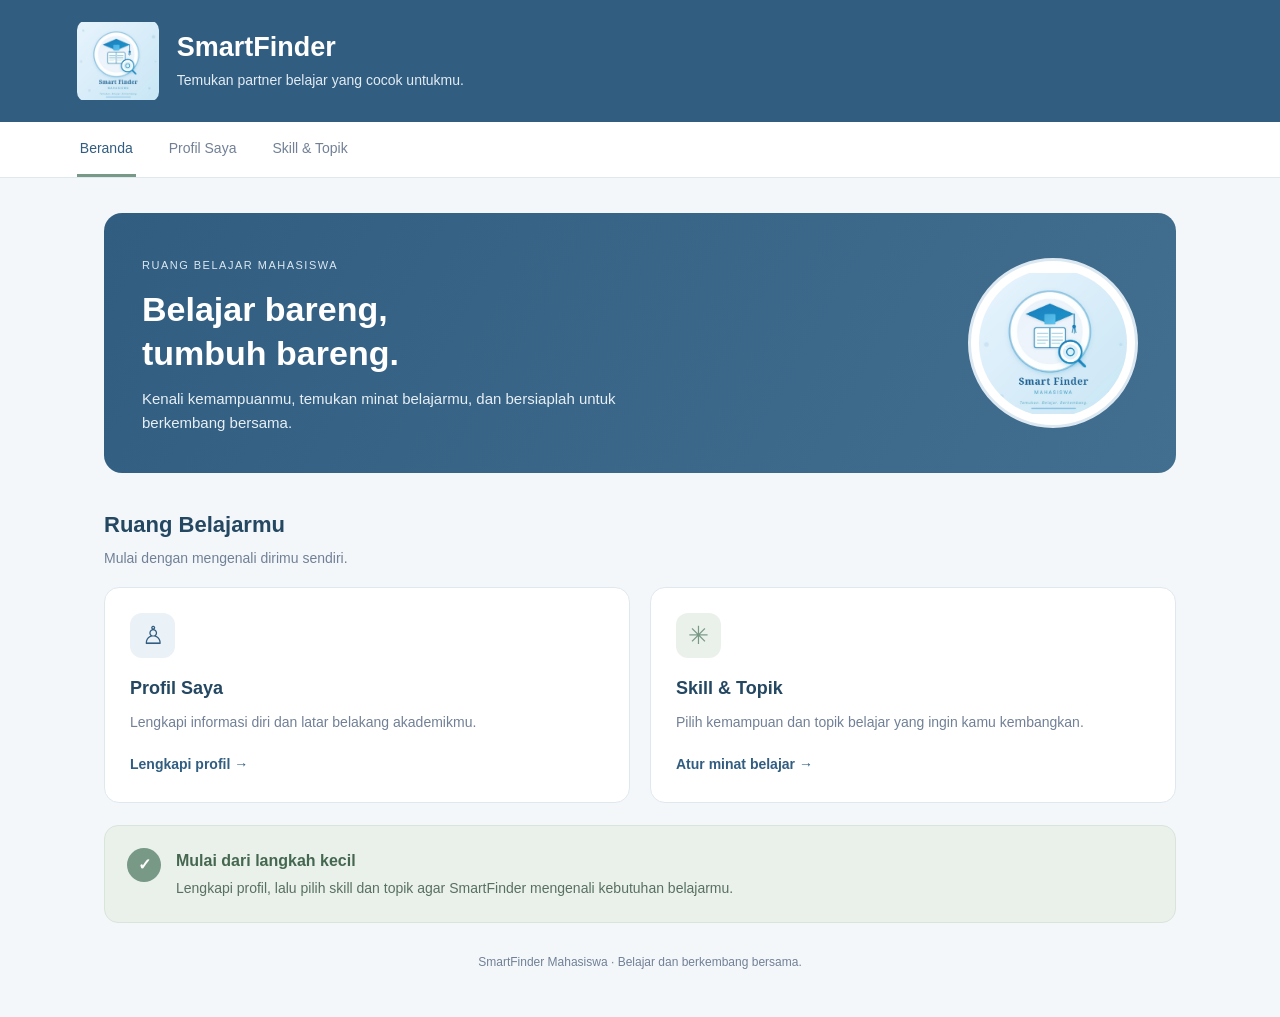
<file: index.html>
<!DOCTYPE html>
<html lang="id">
<head>
    <meta charset="UTF-8">
    <meta name="viewport" content="width=device-width, initial-scale=1.0">
    <title>SmartFinder Mahasiswa</title>
    <link rel="stylesheet" href="style.css">
</head>
<body>

    <!-- Header -->
    <header class="header">
        <div class="brand">
            <img
                src="assets/logo-smartfinder.png"
                alt="Logo SmartFinder Mahasiswa"
                class="logo"
            >
            <div class="brand-text">
                <h1>SmartFinder</h1>
                <p>Temukan partner belajar yang cocok untukmu.</p>
            </div>
        </div>
    </header>

    <!-- Navigasi -->
    <nav class="navbar">
        <a href="#beranda" class="nav-link active">Beranda</a>
        <a href="pages/profil.html" class="nav-link">Profil Saya</a>
        <a href="pages/skill-topik.html" class="nav-link">Skill &amp; Topik</a>
    </nav>

    <!-- Konten utama -->
    <main class="container" id="beranda">

        <!-- Bagian sambutan -->
        <section class="welcome">
            <div class="welcome-text">
                <span class="label">RUANG BELAJAR MAHASISWA</span>
                <h2>Belajar bareng,<br>tumbuh bareng.</h2>
                <p>
                    Kenali kemampuanmu, temukan minat belajarmu,
                    dan bersiaplah untuk berkembang bersama.
                </p>
            </div>

            <div class="welcome-icon">
                <img
                    src="assets/logo-smartfinder.png"
                    alt="Logo SmartFinder Mahasiswa"
                    class="welcome-logo"
                >
            </div>
        </section>

        <!-- Pilihan fitur -->
        <section class="section-heading">
            <div>
                <h2>Ruang Belajarmu</h2>
                <p>Mulai dengan mengenali dirimu sendiri.</p>
            </div>
        </section>

        <section class="feature-grid">

            <!-- Fitur profil -->
            <article class="feature-card">
                <div class="feature-icon blue-icon">♙</div>
                <h3>Profil Saya</h3>
                <p>
                    Lengkapi informasi diri dan latar belakang
                    akademikmu.
                </p>
                <a href="pages/profil.html" class="feature-link">
                    Lengkapi profil →
                </a>
            </article>

            <!-- Fitur skill dan topik -->
            <article class="feature-card">
                <div class="feature-icon green-icon">✳</div>
                <h3>Skill &amp; Topik</h3>
                <p>
                    Pilih kemampuan dan topik belajar yang
                    ingin kamu kembangkan.
                </p>
                <a href="pages/skill-topik.html" class="feature-link">
                    Atur minat belajar →
                </a>
            </article>

        </section>

        <!-- Tips -->
        <section class="tip-card">
            <div class="tip-icon">✓</div>
            <div>
                <h3>Mulai dari langkah kecil</h3>
                <p>
                    Lengkapi profil, lalu pilih skill dan topik
                    agar SmartFinder mengenali kebutuhan belajarmu.
                </p>
            </div>
        </section>

        <!-- Footer -->
        <footer>
            <p>
                SmartFinder Mahasiswa · Belajar dan berkembang bersama.
            </p>
        </footer>

    </main>

    <script src="script.js"></script>
</body>
</html>
</file>
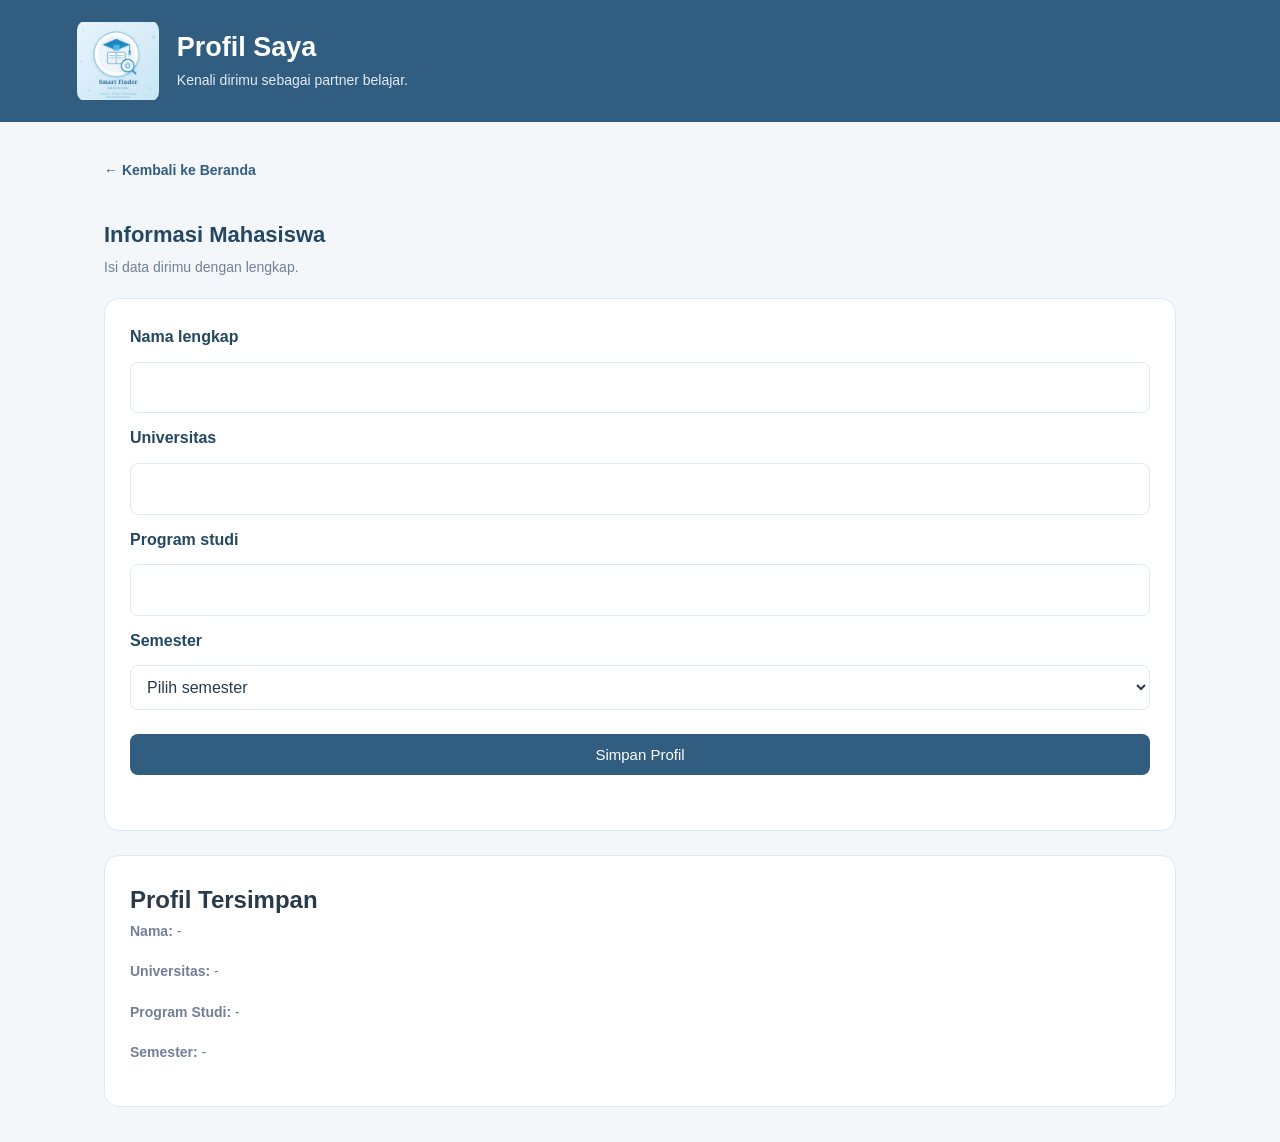
<file: pages/profil.html>
<!DOCTYPE html>
<html lang="id">
<head>
    <meta charset="UTF-8">
    <meta name="viewport" content="width=device-width, initial-scale=1.0">
    <title>Profil Saya - SmartFinder</title>
    <link rel="stylesheet" href="../style.css">
</head>
<body>

<header class="header">
    <div class="brand">
        <img src="../assets/logo-smartfinder.png" alt="Logo SmartFinder" class="logo">
        <div class="brand-text">
            <h1>Profil Saya</h1>
            <p>Kenali dirimu sebagai partner belajar.</p>
        </div>
    </div>
</header>

<main class="container">
    <a href="../index.html" class="feature-link">← Kembali ke Beranda</a>

    <section class="section-heading">
        <h2>Informasi Mahasiswa</h2>
        <p>Isi data dirimu dengan lengkap.</p>
    </section>

    <form id="profilForm" class="feature-card">
        <label for="nama">Nama lengkap</label>
        <input type="text" id="nama" name="nama" required>

        <label for="kampus">Universitas</label>
        <input type="text" id="kampus" name="kampus" required>

        <label for="prodi">Program studi</label>
        <input type="text" id="prodi" name="prodi" required>

        <label for="semester">Semester</label>
        <select id="semester" name="semester" required>
            <option value="">Pilih semester</option>
            <option value="1">1</option>
            <option value="2">2</option>
            <option value="3">3</option>
            <option value="4">4</option>
            <option value="5">5</option>
            <option value="6">6</option>
            <option value="7">7</option>
            <option value="8">8</option>
        </select>

        <button type="submit" class="submit-btn">Simpan Profil</button>
        <p id="profilMessage" role="status"></p>
    </form>

    <section class="feature-card" style="margin-top: 24px;">
        <h2>Profil Tersimpan</h2>
        <p><strong>Nama:</strong> <span id="lihatNama">-</span></p>
        <p><strong>Universitas:</strong> <span id="lihatKampus">-</span></p>
        <p><strong>Program Studi:</strong> <span id="lihatProdi">-</span></p>
        <p><strong>Semester:</strong> <span id="lihatSemester">-</span></p>
    </section>
</main>

<script src="../script.js"></script>
</body>
</html>
</file>
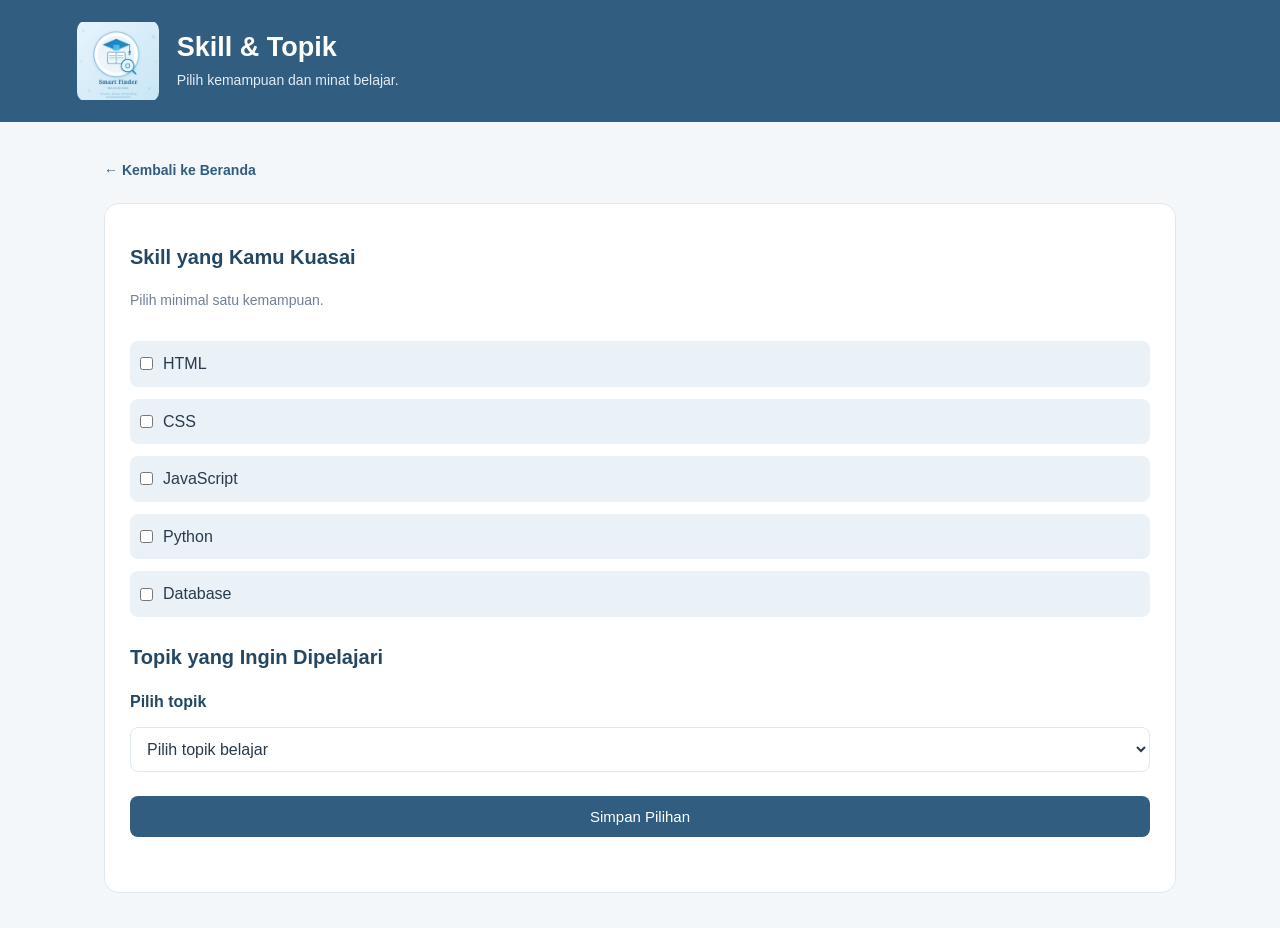
<file: pages/skill-topik.html>
<!DOCTYPE html>
<html lang="id">
<head>
    <meta charset="UTF-8">
    <meta name="viewport" content="width=device-width, initial-scale=1.0">
    <title>Skill & Topik - SmartFinder</title>
    <link rel="stylesheet" href="../style.css">
</head>
<body>
    <header class="header">
        <div class="brand">
            <img src="../assets/logo-smartfinder.png" alt="Logo SmartFinder" class="logo">
            <div class="brand-text">
                <h1>Skill & Topik</h1>
                <p>Pilih kemampuan dan minat belajar.</p>
            </div>
        </div>
    </header>

    <main class="container">
        <a href="../index.html" class="feature-link">← Kembali ke Beranda</a>

        <form id="skillForm" class="feature-card">
            <h2>Skill yang Kamu Kuasai</h2>
            <p>Pilih minimal satu kemampuan.</p>

            <label class="choice"><input type="checkbox" name="skill" value="HTML"> HTML</label>
            <label class="choice"><input type="checkbox" name="skill" value="CSS"> CSS</label>
            <label class="choice"><input type="checkbox" name="skill" value="JavaScript"> JavaScript</label>
            <label class="choice"><input type="checkbox" name="skill" value="Python"> Python</label>
            <label class="choice"><input type="checkbox" name="skill" value="Database"> Database</label>

            <h2>Topik yang Ingin Dipelajari</h2>
            <label for="topik">Pilih topik</label>
            <select id="topik" name="topik" required>
                <option value="">Pilih topik belajar</option>
                <option value="Pemrograman Web">Pemrograman Web</option>
                <option value="Data Analysis">Data Analysis</option>
                <option value="Basis Data">Basis Data</option>
                <option value="UI/UX">UI/UX Design</option>
            </select>

            <button type="submit" class="submit-btn">Simpan Pilihan</button>
            <p id="skillMessage" role="status"></p>
        </form>
    </main>

    <script src="../script.js"></script>
</body>
</html>
</file>
<file: style.css>
/* =========================================
   1. WARNA DAN PENGATURAN DASAR
========================================= */
:root {
    --blue: #315D80;
    --blue-dark: #244762;
    --blue-light: #EAF1F7;
    --green: #789985;
    --green-light: #EAF1EB;
    --white: #FFFFFF;
    --background: #F3F7FA;
    --text: #293B4B;
    --muted: #718096;
    --border: #E0E8EF;
}

* {
    margin: 0;
    padding: 0;
    box-sizing: border-box;
}

body {
    font-family: Arial, sans-serif;
    background: var(--background);
    color: var(--text);
    line-height: 1.6;
}

img {
    max-width: 100%;
}

/* =========================================
   2. HEADER DAN LOGO
========================================= */
.header {
    background: var(--blue);
    color: var(--white);
    padding: 20px 6%;
}

.brand {
    display: flex;
    align-items: center;
    gap: 18px;
}

.logo {
    display: block;
    width: 82px;
    height: 82px;
    object-fit: contain;
    flex-shrink: 0;
    border-radius: 10px;
}

.brand-text {
    min-width: 0;
}

.brand h1 {
    font-size: 27px;
    line-height: 1.3;
    margin-bottom: 4px;
}

.brand p {
    color: #E2ECF4;
    font-size: 14px;
}

/* =========================================
   3. NAVIGASI
========================================= */
.navbar {
    display: flex;
    align-items: center;
    gap: 30px;
    padding: 0 6%;
    background: var(--white);
    border-bottom: 1px solid var(--border);
    overflow-x: auto;
}

.nav-link {
    display: inline-block;
    padding: 15px 3px;
    color: var(--muted);
    text-decoration: none;
    font-size: 14px;
    white-space: nowrap;
    border-bottom: 3px solid transparent;
}

.nav-link:hover,
.nav-link.active {
    color: var(--blue);
    border-bottom-color: var(--green);
}

/* =========================================
   4. KONTEN UTAMA
========================================= */
.container {
    width: 100%;
    max-width: 1120px;
    margin: 35px auto;
    padding: 0 24px;
}

/* =========================================
   5. BAGIAN SAMBUTAN
========================================= */
.welcome {
    display: flex;
    align-items: center;
    justify-content: space-between;
    gap: 30px;
    width: 100%;
    min-width: 0;
    padding: 38px;
    color: var(--white);
    background: linear-gradient(120deg, var(--blue), #426F90);
    border-radius: 18px;
}

.welcome-text {
    flex: 1 1 0;
    min-width: 0;
}

.label {
    display: inline-block;
    margin-bottom: 12px;
    color: #DCE8F1;
    font-size: 11px;
    letter-spacing: 1.5px;
}

.welcome h2 {
    margin-bottom: 12px;
    font-size: 34px;
    line-height: 1.3;
}

.welcome p {
    max-width: 520px;
    color: #E7EFF6;
    font-size: 15px;
}

.welcome-icon {
    display: flex;
    align-items: center;
    justify-content: center;
    width: 170px;
    height: 170px;
    padding: 8px;
    flex-shrink: 0;
    background: var(--white);
    border: 3px solid #DCE8F1;
    border-radius: 50%;
    overflow: hidden;
}

.welcome-logo {
    display: block;
    width: 100%;
    height: 100%;
    object-fit: contain;
    border-radius: 50%;
}

/* =========================================
   6. JUDUL BAGIAN
========================================= */
.section-heading {
    margin: 34px 0 18px;
}

.section-heading h2 {
    color: var(--blue-dark);
    font-size: 22px;
}

.section-heading p {
    margin-top: 4px;
    color: var(--muted);
    font-size: 14px;
}

/* =========================================
   7. KARTU FITUR BERANDA
========================================= */
.feature-grid {
    display: grid;
    grid-template-columns: repeat(2, minmax(0, 1fr));
    align-items: stretch;
    gap: 20px;
    width: 100%;
}

.feature-card {
    width: 100%;
    min-width: 0;
    padding: 25px;
    background: var(--white);
    border: 1px solid var(--border);
    border-radius: 15px;
    overflow-wrap: break-word;
    transition: box-shadow 0.2s ease, transform 0.2s ease;
}

.feature-card:hover {
    transform: translateY(-3px);
    box-shadow: 0 8px 22px rgba(49, 93, 128, 0.08);
}

.feature-icon {
    display: flex;
    align-items: center;
    justify-content: center;
    width: 45px;
    height: 45px;
    margin-bottom: 16px;
    border-radius: 12px;
    font-size: 25px;
}

.blue-icon {
    color: var(--blue);
    background: var(--blue-light);
}

.green-icon {
    color: var(--green);
    background: var(--green-light);
}

.feature-card h3 {
    margin-bottom: 8px;
    color: var(--blue-dark);
    font-size: 18px;
}

.feature-card p {
    margin-bottom: 18px;
    color: var(--muted);
    font-size: 14px;
}

.feature-link {
    display: inline-block;
    color: var(--blue);
    font-size: 14px;
    font-weight: bold;
    text-decoration: none;
}

.feature-link:hover {
    color: var(--green);
}

/* =========================================
   8. KARTU PETUNJUK
========================================= */
.tip-card {
    display: flex;
    align-items: flex-start;
    gap: 15px;
    margin-top: 22px;
    padding: 22px;
    background: var(--green-light);
    border: 1px solid #D8E5DA;
    border-radius: 14px;
}

.tip-icon {
    display: flex;
    align-items: center;
    justify-content: center;
    width: 34px;
    height: 34px;
    flex-shrink: 0;
    color: var(--white);
    background: var(--green);
    border-radius: 50%;
    font-weight: bold;
}

.tip-card h3 {
    margin-bottom: 4px;
    color: #456750;
    font-size: 16px;
}

.tip-card p {
    color: #587061;
    font-size: 14px;
}

/* =========================================
   9. FORM PROFIL DAN SKILL
========================================= */
#profilForm,
#skillForm {
    display: flex;
    flex-direction: column;
    gap: 12px;
    margin-top: 20px;
}

#profilForm label,
#skillForm > label:not(.choice) {
    color: var(--blue-dark);
    font-weight: bold;
}

#profilForm input,
#profilForm select,
#skillForm select {
    width: 100%;
    min-width: 0;
    padding: 12px;
    border: 1px solid var(--border);
    border-radius: 8px;
    background: var(--white);
    color: var(--text);
    font: inherit;
}

#skillForm h2 {
    margin: 12px 0 4px;
    color: var(--blue-dark);
    font-size: 20px;
}

.choice {
    display: flex;
    align-items: center;
    gap: 10px;
    padding: 10px;
    background: var(--blue-light);
    border-radius: 8px;
}

.choice input {
    flex-shrink: 0;
}

.submit-btn {
    padding: 12px 18px;
    margin-top: 12px;
    border: none;
    border-radius: 8px;
    background: var(--blue);
    color: var(--white);
    font-size: 15px;
    cursor: pointer;
}

.submit-btn:hover {
    background: var(--blue-dark);
}

#profilMessage,
#skillMessage {
    color: var(--green);
    font-weight: bold;
    overflow-wrap: anywhere;
}

/* =========================================
   10. FOOTER
========================================= */
footer {
    padding: 30px 10px 10px;
    color: var(--muted);
    font-size: 12px;
    text-align: center;
}

/* =========================================
   11. TABLET
========================================= */
@media (max-width: 768px) {
    .header {
        padding: 20px 24px;
    }

    .navbar {
        gap: 22px;
        padding: 0 24px;
    }

    .container {
        margin: 28px auto;
        padding: 0 20px;
    }

    .welcome {
        padding: 30px;
        gap: 20px;
    }

    .welcome h2 {
        font-size: 30px;
    }

    .welcome-icon {
        width: 130px;
        height: 130px;
    }

    .feature-grid {
        gap: 16px;
    }

    .feature-card {
        padding: 22px;
    }
}

/* =========================================
   12. HP
========================================= */
@media (max-width: 600px) {
    .header {
        padding: 18px 16px;
    }

    .brand {
        gap: 12px;
    }

    .logo {
        width: 58px;
        height: 58px;
    }

    .brand h1 {
        font-size: 21px;
    }

    .brand p {
        font-size: 12px;
    }

    .navbar {
        gap: 18px;
        padding: 0 16px;
    }

    .nav-link {
        padding: 14px 2px;
        font-size: 13px;
    }

    .container {
        margin: 22px auto;
        padding: 0 16px;
    }

    .welcome {
        flex-direction: column;
        align-items: flex-start;
        padding: 24px;
        gap: 20px;
    }

    .welcome h2 {
        font-size: 27px;
    }

    .welcome p {
        font-size: 14px;
    }

    .welcome-icon {
        width: 100px;
        height: 100px;
        padding: 4px;
        border-width: 2px;
        align-self: center;
    }

    .feature-grid {
        grid-template-columns: minmax(0, 1fr);
        gap: 14px;
    }

    .feature-card {
        padding: 22px;
    }

    .tip-card {
        padding: 18px;
    }
}

/* =========================================
   13. HP SANGAT KECIL
========================================= */
@media (max-width: 380px) {
    .welcome {
        padding: 20px;
    }

    .welcome-icon {
        width: 80px;
        height: 80px;
    }

    .welcome h2 {
        font-size: 25px;
    }

    .brand h1 {
        font-size: 19px;
    }
}
</file>
